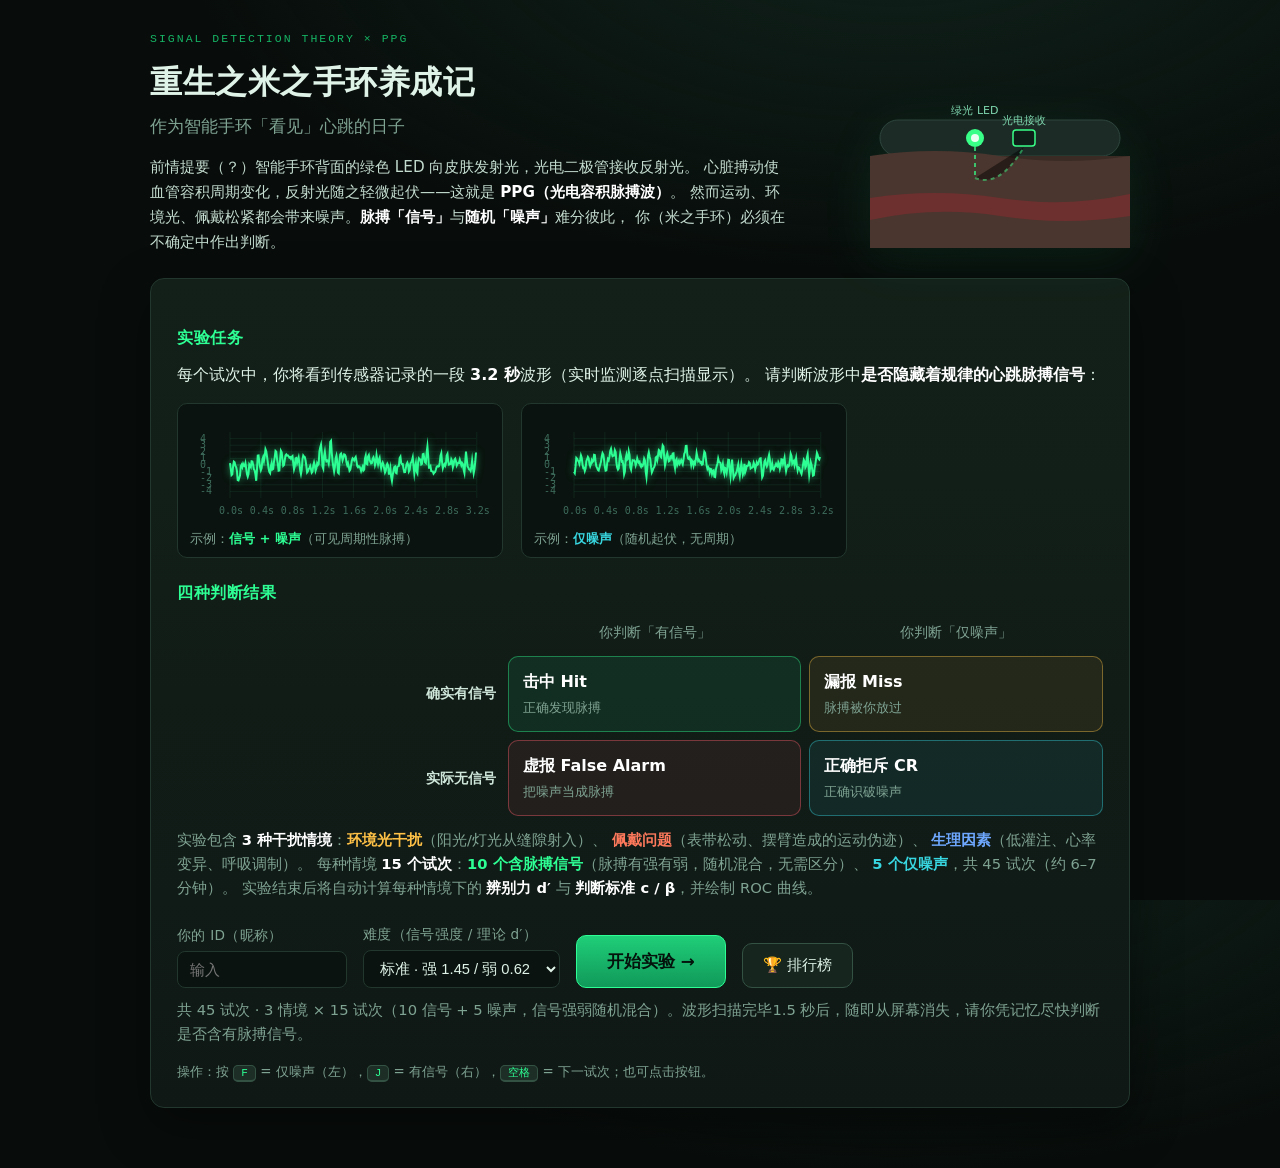
<file: rebrith as a watch/index.html>
<!DOCTYPE html>
<html lang="zh-CN">
<head>
<meta charset="UTF-8">
<meta name="viewport" content="width=device-width, initial-scale=1.0">
<title>信号检测论交互实验 · 智能手环 PPG 心率监测</title>
<link rel="stylesheet" href="styles.css">
</head>
<body>

<div class="app">

  <!-- ============ 欢迎 / 说明页 ============ -->
  <section id="screen-welcome" class="screen active">
    <header class="hero">
      <div class="hero-text">
        <div class="kicker">SIGNAL DETECTION THEORY × PPG</div>
        <h1>重生之米之手环养成记</h1>
        <h2>作为智能手环「看见」心跳的日子</h2>
        <p class="lead">
          前情提要（？）智能手环背面的绿色 LED 向皮肤发射光，光电二极管接收反射光。
          心脏搏动使血管容积周期变化，反射光随之轻微起伏——这就是
          <b>PPG（光电容积脉搏波）</b>。
          然而运动、环境光、佩戴松紧都会带来噪声。<b>脉搏「信号」</b>与<b>随机「噪声」</b>难分彼此，
          你（米之手环）必须在不确定中作出判断。
        </p>
      </div>
      <div class="hero-figure" aria-hidden="true">
        <svg viewBox="0 0 260 220" class="ppg-svg">
          <!-- 表带 -->
          <rect x="10" y="92" width="240" height="36" rx="18" fill="#1c2b26" stroke="#2e463d"/>
          <!-- 皮肤 -->
          <rect x="0" y="128" width="260" height="92" fill="#3a2b25"/>
          <path d="M0 128 Q65 118 130 128 T260 128 V220 H0 Z" fill="#4a362e"/>
          <!-- 血管（舒张/收缩示意） -->
          <path id="artery" d="M0 170 Q65 160 130 170 T260 166 V188 Q195 198 130 188 T0 192 Z" fill="#6e2f2f"/>
          <!-- LED -->
          <circle class="led" cx="105" cy="110" r="9" fill="#39ff88"/>
          <circle class="led" cx="105" cy="110" r="4" fill="#eafff2"/>
          <!-- 光电二极管 -->
          <rect x="143" y="102" width="22" height="16" rx="3" fill="#0d1f18" stroke="#39ff88" stroke-width="1.5"/>
          <!-- 光路 -->
          <path class="lightbeam" d="M105 119 L105 150" stroke="#39ff88" stroke-width="2" stroke-dasharray="4 4" opacity="0.7"/>
          <path class="lightbeam" d="M105 150 Q130 160 154 119" stroke="#39ff88" stroke-width="2" stroke-dasharray="4 4" opacity="0.45"/>
          <text x="105" y="86" text-anchor="middle" fill="#7fd8b0" font-size="11">绿光 LED</text>
          <text x="154" y="96" text-anchor="middle" fill="#7fd8b0" font-size="11">光电接收</text>
        </svg>
      </div>
    </header>

    <div class="card">
      <h3>实验任务</h3>
      <p>
        每个试次中，你将看到传感器记录的一段 <b>3.2 秒</b>波形（实时监测逐点扫描显示）。
        请判断波形中<b>是否隐藏着规律的心跳脉搏信号</b>：
      </p>
      <div class="examples">
        <figure>
          <canvas id="demo-signal" width="300" height="110"></canvas>
          <figcaption>示例：<b style="color:var(--green)">信号 + 噪声</b>（可见周期性脉搏）</figcaption>
        </figure>
        <figure>
          <canvas id="demo-noise" width="300" height="110"></canvas>
          <figcaption>示例：<b style="color:var(--teal)">仅噪声</b>（随机起伏，无周期）</figcaption>
        </figure>
      </div>

      <h3>四种判断结果</h3>
      <div class="matrix2x2">
        <div class="m-head"></div>
        <div class="m-head">你判断「有信号」</div>
        <div class="m-head">你判断「仅噪声」</div>
        <div class="m-head m-rowhead">确实有信号</div>
        <div class="m-cell hit"><b>击中 Hit</b><span>正确发现脉搏</span></div>
        <div class="m-cell miss"><b>漏报 Miss</b><span>脉搏被你放过</span></div>
        <div class="m-head m-rowhead">实际无信号</div>
        <div class="m-cell fa"><b>虚报 False Alarm</b><span>把噪声当成脉搏</span></div>
        <div class="m-cell cr"><b>正确拒斥 CR</b><span>正确识破噪声</span></div>
      </div>
      <p class="note">
        实验包含 <b>3 种干扰情境</b>：<b style="color:#ffc247">环境光干扰</b>（阳光/灯光从缝隙射入）、
        <b style="color:#ff7a5c">佩戴问题</b>（表带松动、摆臂造成的运动伪迹）、
        <b style="color:#6ea8ff">生理因素</b>（低灌注、心率变异、呼吸调制）。
        每种情境 <b>15 个试次</b>：<b style="color:#2dff94">10 个含脉搏信号</b>（脉搏有强有弱，随机混合，无需区分）、
        <b style="color:#38d6e0">5 个仅噪声</b>，共 45 试次（约 6–7 分钟）。
        实验结束后将自动计算每种情境下的 <b>辨别力 d′</b> 与 <b>判断标准 c / β</b>，并绘制 ROC 曲线。
      </p>

      <div class="config-row">
        <label class="cfg">
          <span class="cfg-label">你的 ID（昵称）</span>
          <input id="inp-id" type="text" maxlength="12" placeholder="输入" autocomplete="off">
        </label>
        <label class="cfg">
          <span class="cfg-label">难度（信号强度 / 理论 d′）</span>
          <select id="sel-diff">
            <option value="easy">简单 · 强 1.80 / 弱 0.95</option>
            <option value="normal" selected>标准 · 强 1.45 / 弱 0.62</option>
            <option value="hard">困难 · 强 1.10 / 弱 0.45</option>
            <option value="extreme">极难 · 强 0.85 / 弱 0.32</option>
          </select>
        </label>
        <button id="btn-start" class="btn btn-primary btn-lg">开始实验 →</button>
        <button id="btn-board" class="btn">🏆 排行榜</button>
      </div>
      <p class="note" style="margin-top:10px">共 45 试次 · 3 情境 × 15 试次（10 信号 + 5 噪声，信号强弱随机混合）。波形扫描完毕1.5 秒后，随即从屏幕消失，请你凭记忆尽快判断是否含有脉搏信号。</p>
      <p class="kbd-hint">操作：按 <kbd>F</kbd> = 仅噪声（左），<kbd>J</kbd> = 有信号（右），<kbd>空格</kbd> = 下一试次；也可点击按钮。</p>
    </div>
  </section>

  <!-- ============ 组间介绍页 ============ -->
  <section id="screen-blockintro" class="screen">
    <div class="card narrow center">
      <div id="bi-badge" class="block-badge"></div>
      <h2 id="bi-title"></h2>
      <p id="bi-scene" class="scene"></p>
      <div id="bi-tip" class="condition-tip"></div>
      <div class="legend-mini">
        <span><i class="dot hit"></i>击中</span>
        <span><i class="dot miss"></i>漏报</span>
        <span><i class="dot fa"></i>虚报</span>
        <span><i class="dot cr"></i>正确拒斥</span>
      </div>
      <button id="btn-begin-block" class="btn btn-primary btn-lg">进入本组 →</button>
    </div>
  </section>

  <!-- ============ 试次页 ============ -->
  <section id="screen-trial" class="screen">
    <div class="trial-topbar">
      <div class="tb-left">
        <span id="t-badge" class="block-badge small"></span>
        <span id="t-blockname" class="block-name"></span>
      </div>
      <div class="tb-right">
        <span class="led-indicator" id="scan-indicator"><i></i>采样中</span>
        <span id="t-counter" class="counter">试次 1 / 16</span>
      </div>
    </div>
    <div class="progress-track"><div id="progress-fill" class="progress-fill"></div></div>

    <div class="monitor">
      <div class="monitor-label">
        <span>PPG 光学采样窗口 · 3.2 s</span>
        <span id="monitor-status" class="monitor-status">等待波形扫描…</span>
      </div>
      <canvas id="trace-canvas" width="920" height="300"></canvas>
    </div>

    <div class="response-row">
      <button id="btn-noise" class="btn btn-resp btn-noise" disabled>
        <span class="keycap">F</span>
        <span class="resp-main">仅噪声</span>
        <span class="resp-sub">没有规律脉搏</span>
      </button>
      <button id="btn-signal" class="btn btn-resp btn-signal" disabled>
        <span class="keycap">J</span>
        <span class="resp-main">有心跳信号</span>
        <span class="resp-sub">存在周期性脉搏</span>
      </button>
    </div>

    <div id="feedback" class="feedback hidden">
      <div class="fb-main">
        <span id="fb-chip" class="outcome-chip"></span>
        <span id="fb-truth"></span>
      </div>
      <button id="btn-next" class="btn btn-primary">下一试次 <span class="keycap light">空格</span></button>
    </div>
  </section>

  <!-- ============ 结果页 ============ -->
  <section id="screen-results" class="screen">
    <div class="card">
      <h2 class="results-title">实验结果 · 信号检测论分析</h2>
      <p class="note" id="results-overall"></p>

      <h3>① 各情境的 2×2 反应矩阵与指标</h3>
      <div class="table-wrap">
        <table id="results-table">
          <thead>
            <tr>
              <th>干扰情境</th>
              <th>击中</th><th>漏报</th><th>虚报</th><th>正确拒斥</th>
              <th>命中率 P(H)</th><th>虚报率 P(FA)</th>
              <th>d′</th><th>c</th><th>β</th>
            </tr>
          </thead>
          <tbody></tbody>
        </table>
      </div>
      <p class="formula">
        d′ = Z[P(H)] − Z[P(FA)]（辨别力，越大越敏感）　|　c = −½(Z[P(H)] + Z[P(FA)])（判断标准，负值宽松、正值严格）　|　β = φ(Z(H)) / φ(Z(FA))（似然比标准）
      </p>

      <div class="charts">
        <div class="chart-box">
          <h3>② ROC 曲线（受试者工作特征）</h3>
          <canvas id="roc-canvas" width="460" height="400"></canvas>
          <p class="chart-cap" id="roc-cap"></p>
        </div>
        <div class="chart-box">
          <h3>③ d′ 与判断标准 c 对比</h3>
          <canvas id="bar-canvas" width="460" height="400"></canvas>
          <p class="chart-cap" id="bar-cap"></p>
        </div>
      </div>

      <div class="interpret" id="interpret"></div>

      <div class="results-actions">
        <button id="btn-submit" class="btn btn-primary">🏆 提交成绩到排行榜</button>
        <button id="btn-csv" class="btn">导出试次数据 (CSV)</button>
        <button id="btn-board-2" class="btn">查看排行榜</button>
        <button id="btn-restart" class="btn">重做实验 ↻</button>
      </div>
    </div>
  </section>

  <!-- ============ 排行榜页 ============ -->
  <section id="screen-board" class="screen">
    <div class="card">
      <h2 class="results-title">🏆 信号检测力排行榜</h2>
      <p class="note">按三情境<b>平均辨别力 d′</b> 降序排名（d′ 不受判断标准松严影响，只反映真实辨别能力）；并列时比较正确率。成绩保存在本浏览器本地。</p>
      <div class="table-wrap">
        <table id="board-table">
          <thead>
            <tr>
              <th>排名</th><th>ID</th><th>难度</th><th>平均 d′</th><th>正确率</th>
              <th>击中率</th><th>虚报率</th><th>提交时间</th>
            </tr>
          </thead>
          <tbody></tbody>
        </table>
      </div>
      <p id="board-empty" class="note" style="display:none;text-align:center;padding:24px 0">还没有任何成绩，去完成一次实验成为榜首吧！</p>
      <div class="results-actions">
        <button id="btn-board-back" class="btn btn-primary">返回</button>
      </div>
    </div>
  </section>

</div>

<script src="app.js"></script>
</body>
</html>
</file>
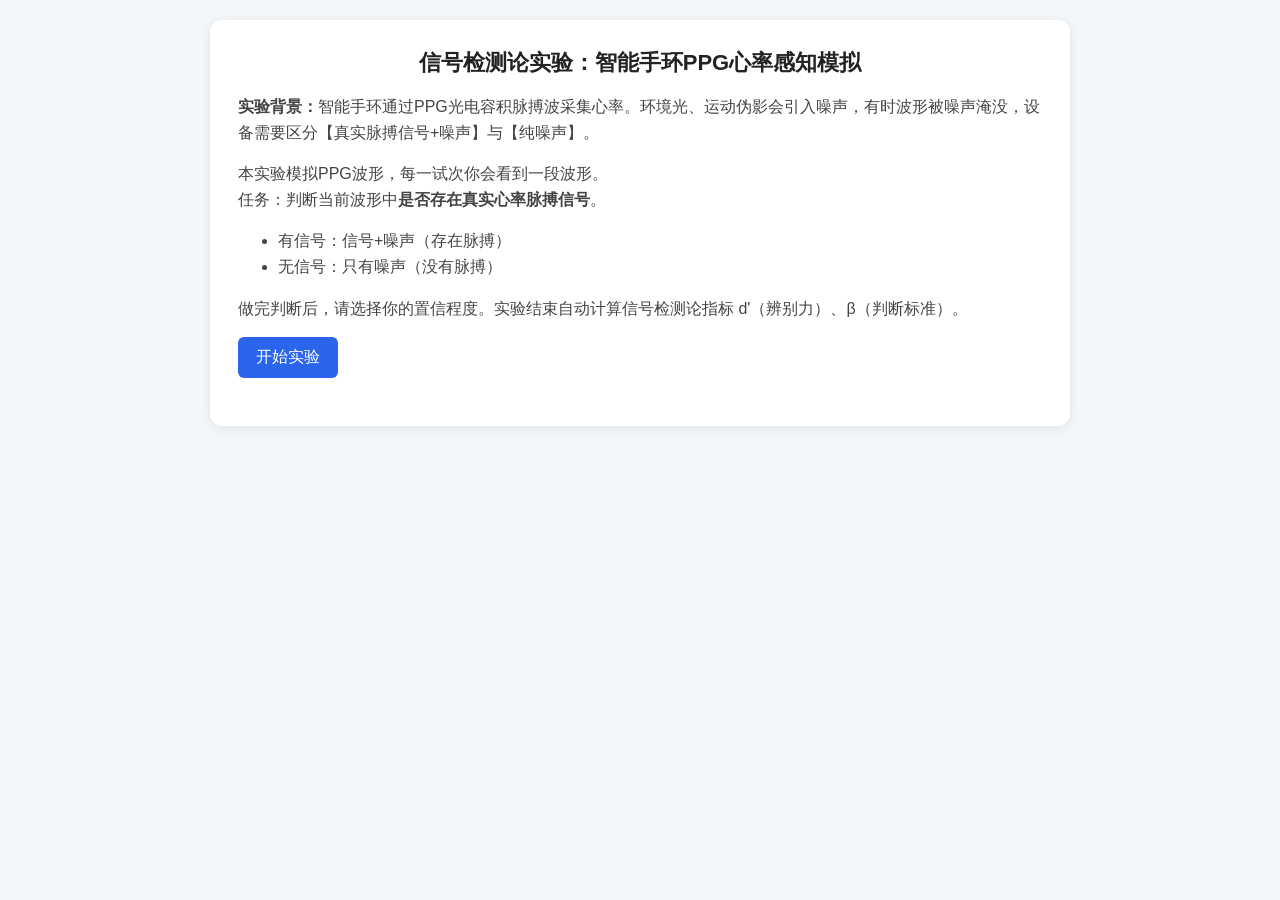
<file: rebrith as a watch/Untitled-1.html>
<!DOCTYPE html>
<html lang="zh-CN">
<head>
<meta charset="UTF-8">
<meta name="viewport" content="width=device-width, initial-scale=1.0">
<title>信号检测论｜PPG心率检测模拟实验</title>
<style>
*{box-sizing:border-box;font-family:"Microsoft Yahei",sans-serif;}
body{max-width:900px;margin:20px auto;padding:0 20px;background:#f4f7fa;color:#222;}
.container{background:#fff;padding:28px;border-radius:12px;box-shadow:0 2px 12px #00000015;}
h1{text-align:center;font-size:22px;margin-top:0;}
.desc{color:#444;line-height:1.6;margin-bottom:20px;}
canvas{width:100%;height:260px;border:1px solid #ccc;background:#0b1020;border-radius:8px;}
.ctrl{margin-top:18px;display:flex;gap:12px;flex-wrap:wrap;align-items:center;}
button{padding:10px 18px;font-size:16px;border:none;border-radius:6px;cursor:pointer;background:#2b65ec;color:white;}
button:disabled{background:#a0b8f0;cursor:not-allowed;}
.btn-no{background:#e24343;}
.confidence{margin:16px 0;}
.stats{margin-top:20px;padding:16px;background:#f7f9fc;border-radius:8px;font-family:monospace;}
.trial-info{font-weight:bold;margin:8px 0;color:#2b65ec;}
.feedback{padding:10px;border-radius:6px;margin:10px 0;}
.correct{background:#e6f9ed;color:#08702e;}
.wrong{background:#ffe9e9;color:#a81c1c;}
.hidden{display:none;}
.slider-wrap{margin:10px 0;}
input[type="range"]{width:100%;}
.result-block{margin-top:20px;}
</style>
</head>
<body>
<div class="container">
<h1>信号检测论实验：智能手环PPG心率感知模拟</h1>

<div id="page-intro" class="desc">
<p><strong>实验背景：</strong>智能手环通过PPG光电容积脉搏波采集心率。环境光、运动伪影会引入噪声，有时波形被噪声淹没，设备需要区分【真实脉搏信号+噪声】与【纯噪声】。</p>
<p>本实验模拟PPG波形，每一试次你会看到一段波形。<br>
任务：判断当前波形中<strong>是否存在真实心率脉搏信号</strong>。</p>
<ul>
<li>有信号：信号+噪声（存在脉搏）</li>
<li>无信号：只有噪声（没有脉搏）</li>
</ul>
<p>做完判断后，请选择你的置信程度。实验结束自动计算信号检测论指标 d'（辨别力）、β（判断标准）。</p>
<button onclick="startExp()">开始实验</button>
</div>

<div id="page-exp" class="hidden">
<div class="trial-info">试次：<span id="trial-num">0</span> / <span id="total-trial">40</span></div>
<canvas id="ppgCanvas"></canvas>

<div class="confidence">
<label>你的判断置信度（1完全不确定 ~ 5非常确定）</label>
<div class="slider-wrap">
<input type="range" min="1" max="5" value="3" id="confSlider">
<span>当前：<span id="confVal">3</span></span>
</div>
</div>

<div class="ctrl">
<button id="btnYes" onclick="response(true)">✅检测到脉搏信号</button>
<button id="btnNo" class="btn-no" onclick="response(false)">❌未检测到脉搏信号</button>
<button id="btnNext" disabled onclick="nextTrial()">下一试次</button>
</div>

<div id="feedbackBox" class="feedback hidden"></div>

<div class="stats">
<h4>实时统计</h4>
<div>击中H：<span id="hit">0</span> &nbsp;&nbsp;虚惊FA：<span id="fa">0</span></div>
<div>漏报M：<span id="miss">0</span> &nbsp;&nbsp;正确拒斥CR：<span id="cr">0</span></div>
</div>
</div>

<div id="page-result" class="hidden">
<h2>实验结束｜信号检测论结果报告</h2>
<div class="result-block">
<div>总试次：<span id="res-total"></span></div>
<div>击中率 P(H)：<span id="res-ph"></span></div>
<div>虚惊率 P(FA)：<span id="res-pfa"></span></div>
<div>辨别力 d'：<span id="res-dp"></span></div>
<div>判断标准 β：<span id="res-beta"></span></div>
<p class="desc">
d'越大代表你区分信号与噪声能力越强；β＞1说明判断标准偏保守（不容易报告有信号）；β＜1标准宽松；β≈1中等标准。
</p>
<button onclick="resetExp()">重新开始实验</button>
</div>

</div>

<script>
// 实验参数
const totalTrials = 40;
let currentTrial = 0;
let trials = [];
let currentIsSignal = false;
let trialResponded = false;

// SDT统计
let hit = 0;
let fa = 0;
let miss = 0;
let cr = 0;

const canvas = document.getElementById('ppgCanvas');
const ctx = canvas.getContext('2d');
canvas.width = 840;
canvas.height = 260;

// 置信滑块
const confSlider = document.getElementById('confSlider');
const confValSpan = document.getElementById('confVal');
confSlider.oninput = function () {
    confValSpan.innerText = confSlider.value;
};

// 生成试次序列：50%信号 50%噪声
function generateTrials() {
    trials = [];
    for (let i = 0; i < totalTrials; i++) {
        trials.push({ isSignal: i < totalTrials / 2 });
    }
    for (let i = trials.length - 1; i > 0; i--) {
        const j = Math.floor(Math.random() * (i + 1));
        [trials[i], trials[j]] = [trials[j], trials[i]];
    }
}

// 生成PPG波形数据：脉搏正弦信号 + 高斯噪声
function generatePPG(isSignal) {
    const nPoints = 420;
    const data = [];
    const heartFreq = 1.2;
    const noiseAmp = 0.38;
    const sigAmp = isSignal ? 0.55 : 0;

    for (let t = 0; t < nPoints; t++) {
        const phase = 2 * Math.PI * heartFreq * (t / nPoints * 8);
        const signal = sigAmp * Math.sin(phase);
        const noise = (Math.random() * 2 - 1) * noiseAmp;
        data.push(signal + noise);
    }
    return data;
}

// 绘制PPG波形
function drawPPG(data) {
    ctx.fillStyle = '#0b1020';
    ctx.fillRect(0, 0, canvas.width, canvas.height);
    ctx.strokeStyle = '#2ee988';
    ctx.lineWidth = 2;
    ctx.beginPath();
    const yMid = canvas.height / 2;
    const xStep = canvas.width / data.length;
    for (let i = 0; i < data.length; i++) {
        const x = i * xStep;
        const y = yMid - data[i] * 90;
        if (i === 0) {
            ctx.moveTo(x, y);
        } else {
            ctx.lineTo(x, y);
        }
    }
    ctx.stroke();
}

function updateStatUI() {
    document.getElementById('hit').innerText = hit;
    document.getElementById('fa').innerText = fa;
    document.getElementById('miss').innerText = miss;
    document.getElementById('cr').innerText = cr;
}

function startExp() {
    document.getElementById('page-intro').classList.add('hidden');
    document.getElementById('page-exp').classList.remove('hidden');
    generateTrials();
    currentTrial = 0;
    hit = 0;
    fa = 0;
    miss = 0;
    cr = 0;
    updateStatUI();
    loadTrial();
}

function loadTrial() {
    trialResponded = false;
    document.getElementById('btnYes').disabled = false;
    document.getElementById('btnNo').disabled = false;
    document.getElementById('btnNext').disabled = true;
    document.getElementById('feedbackBox').classList.add('hidden');
    confSlider.value = 3;
    confValSpan.innerText = '3';

    const trial = trials[currentTrial];
    currentIsSignal = trial.isSignal;
    const wave = generatePPG(currentIsSignal);
    drawPPG(wave);

    document.getElementById('trial-num').innerText = currentTrial + 1;
    document.getElementById('total-trial').innerText = totalTrials;
}

function response(subjectSaySignal) {
    if (trialResponded) return;
    trialResponded = true;
    document.getElementById('btnYes').disabled = true;
    document.getElementById('btnNo').disabled = true;
    document.getElementById('btnNext').disabled = false;

    const fbBox = document.getElementById('feedbackBox');
    fbBox.classList.remove('hidden');
    let isCorrect;

    if (currentIsSignal && subjectSaySignal) {
        hit++;
        isCorrect = true;
        fbBox.innerText = '反馈：这一试次【真实存在脉搏信号】→你的判断正确（击中 Hit）';
    } else if (!currentIsSignal && subjectSaySignal) {
        fa++;
        isCorrect = false;
        fbBox.innerText = '反馈：这一试次【只有噪声，无脉搏】→你的判断错误（虚惊 False Alarm）';
    } else if (currentIsSignal && !subjectSaySignal) {
        miss++;
        isCorrect = false;
        fbBox.innerText = '反馈：这一试次【真实存在脉搏信号】→你的判断错误（漏报 Miss）';
    } else {
        cr++;
        isCorrect = true;
        fbBox.innerText = '反馈：这一试次【只有噪声，无脉搏】→你的判断正确（正确拒斥 Correct Rejection）';
    }

    fbBox.className = 'feedback ' + (isCorrect ? 'correct' : 'wrong');
    updateStatUI();
}

function nextTrial() {
    currentTrial++;
    if (currentTrial >= totalTrials) {
        showResult();
    } else {
        loadTrial();
    }
}

function normInv(p) {
    if (p <= 0.0001) p = 0.0001;
    if (p >= 0.9999) p = 0.9999;

    const a = [-39.6968302866538, 220.946098424521, -275.928510446969, 138.357751867269, -30.6647980661472, 2.50662827745924];
    const b = [-54.4760987982241, 161.585836858041, -155.698979860813, 66.8013118877197, -13.2806815528857];
    const c = [-0.00778489400243029, -0.322396458041136, -2.40075827786142, -2.54973253934373, 4.37466414146497, 2.97880457330512];
    const d = [0.00778469570904148, 0.322420882311791, 2.445134137143, 3.75440866190742];

    let q = p - 0.5;
    let z;

    if (Math.abs(q) < 0.42) {
        const r = q * q;
        z = q * (((((a[0] * r + a[1]) * r + a[2]) * r + a[3]) * r + a[4]) * r + a[5]) /
                (((((b[0] * r + b[1]) * r + b[2]) * r + b[3]) * r + b[4]) * r + 1);
    } else {
        const r = (q > 0) ? (1 - p) : p;
        z = c[0] * r + c[1];
        z = (z * r + c[2]) * r + c[3];
        z = (z * r + c[4]) * r + c[5];
        z /= (((z * r + d[0]) * r + d[1]) * r + d[2]) * r + d[3];
        if (q < 0) z = -z;
    }
    return z;
}

function phi(x) {
    return Math.exp(-0.5 * x * x) / Math.sqrt(2 * Math.PI);
}

function showResult() {
    document.getElementById('page-exp').classList.add('hidden');
    document.getElementById('page-result').classList.remove('hidden');

    const pH = hit / (hit + miss);
    const pFA = fa / (fa + cr);
    const zh = normInv(pH);
    const zfa = normInv(pFA);
    const dPrime = zh - zfa;
    const beta = phi(zh) / phi(zfa);

    document.getElementById('res-total').innerText = totalTrials;
    document.getElementById('res-ph').innerText = pH.toFixed(3);
    document.getElementById('res-pfa').innerText = pFA.toFixed(3);
    document.getElementById('res-dp').innerText = dPrime.toFixed(3);
    document.getElementById('res-beta').innerText = beta.toFixed(3);
}

function resetExp() {
    document.getElementById('page-result').classList.add('hidden');
    document.getElementById('page-intro').classList.remove('hidden');
}
</script>
</body>
</html>
</file>
<file: rebrith as a watch/styles.css>
/* ========== 基础与主题 ========== */
:root{
  --bg:#080d0b;
  --panel:#0f1815;
  --panel-2:#132019;
  --line:#22372e;
  --text:#dff3e8;
  --muted:#7fa393;
  --green:#2dff94;
  --green-dim:#16b364;
  --teal:#38d6e0;
  --amber:#ffc247;
  --red:#ff5c6c;
  --blue:#6ea8ff;
  --mono:"SFMono-Regular",Consolas,"Roboto Mono",monospace;
}
*{box-sizing:border-box;margin:0;padding:0}
html,body{height:100%}
body{
  background:
    radial-gradient(1200px 600px at 70% -10%, #10221b 0%, transparent 60%),
    var(--bg);
  color:var(--text);
  font-family:"Segoe UI","PingFang SC","Microsoft YaHei",system-ui,sans-serif;
  line-height:1.65;
  -webkit-font-smoothing:antialiased;
}
.app{max-width:1020px;margin:0 auto;padding:28px 20px 60px}

.screen{display:none;animation:fade .35s ease}
.screen.active{display:block}
@keyframes fade{from{opacity:0;transform:translateY(8px)}to{opacity:1;transform:none}}

h1{font-size:2rem;letter-spacing:.5px}
h2{font-size:1.35rem;font-weight:600}
h3{font-size:1.02rem;margin:22px 0 10px;color:var(--green);letter-spacing:.5px}
b{color:#fff}
a{color:var(--teal)}

kbd,.keycap{
  font-family:var(--mono);
  background:#1d2e26;border:1px solid #345244;border-bottom-width:2px;
  border-radius:5px;padding:1px 7px;font-size:.82em;color:var(--green);
}
.keycap.light{background:transparent;border-color:rgba(255,255,255,.35);color:#dff3e8}

/* ========== 卡片 ========== */
.card{
  background:linear-gradient(180deg,var(--panel-2),var(--panel));
  border:1px solid var(--line);border-radius:14px;
  padding:24px 26px;margin-top:22px;
  box-shadow:0 18px 50px rgba(0,0,0,.45);
}
.card.narrow{max-width:620px;margin:22px auto 0}
.card.center{text-align:center}
.note{color:var(--muted);font-size:.92rem;margin-top:12px}
.scene{font-size:1.05rem;margin:14px 0 6px}

/* ========== 欢迎页 ========== */
.hero{display:flex;gap:26px;align-items:center;flex-wrap:wrap}
.hero-text{flex:1;min-width:300px}
.kicker{
  font-family:var(--mono);font-size:.72rem;letter-spacing:2px;
  color:var(--green-dim);margin-bottom:8px;
}
.hero h1{margin-bottom:4px}
.hero h2{font-size:1.05rem;color:var(--muted);font-weight:500;margin-bottom:14px}
.lead{font-size:.95rem;color:#c4dcd0;max-width:640px}
.hero-figure{flex:0 0 auto}
.ppg-svg{width:260px;height:auto;filter:drop-shadow(0 10px 24px rgba(45,255,148,.08))}
.led{animation:ledPulse 1.1s ease-in-out infinite}
@keyframes ledPulse{0%,100%{opacity:1}50%{opacity:.45}}
.lightbeam{animation:beam 1.1s ease-in-out infinite}
@keyframes beam{0%,100%{opacity:.55}50%{opacity:.15}}
#artery{animation:artery 1s ease-in-out infinite;transform-origin:center}
@keyframes artery{0%,100%{transform:scaleY(1)}50%{transform:scaleY(1.12)}}

.examples{display:flex;gap:18px;flex-wrap:wrap;margin:14px 0 6px}
.examples figure{
  background:#0a130f;border:1px solid var(--line);border-radius:10px;padding:10px 12px 8px;
}
.examples canvas{display:block;width:300px;max-width:100%;height:auto}
.examples figcaption{font-size:.82rem;color:var(--muted);margin-top:4px}

.matrix2x2{
  display:grid;grid-template-columns:1.1fr 1fr 1fr;gap:8px;margin-top:10px;
}
.m-head{font-size:.85rem;color:var(--muted);display:flex;align-items:center;justify-content:center;text-align:center;padding:4px}
.m-rowhead{justify-content:flex-end;font-weight:600;color:#cfe6da}
.m-cell{
  border-radius:10px;padding:12px 14px;border:1px solid;display:flex;flex-direction:column;gap:2px;
}
.m-cell b{font-size:1rem}
.m-cell span{font-size:.82rem;color:var(--muted)}
.m-cell.hit{background:rgba(45,255,148,.08);border-color:rgba(45,255,148,.4)}
.m-cell.miss{background:rgba(255,194,71,.08);border-color:rgba(255,194,71,.4)}
.m-cell.fa{background:rgba(255,92,108,.08);border-color:rgba(255,92,108,.4)}
.m-cell.cr{background:rgba(56,214,224,.08);border-color:rgba(56,214,224,.4)}

.start-row{display:flex;align-items:center;gap:18px;flex-wrap:wrap;margin-top:22px}
.config-row{display:flex;align-items:flex-end;gap:16px;flex-wrap:wrap;margin-top:22px}
.cfg{display:flex;flex-direction:column;gap:5px;font-size:.85rem;color:var(--muted)}
.cfg-label{letter-spacing:.3px}
.cfg select,.tpb-select select{
  background:#0a130f;color:var(--text);border:1px solid var(--line);border-radius:8px;
  padding:9px 12px;font-size:.92rem;min-width:170px;
}
.cfg input[type=text]{
  background:#0a130f;color:var(--text);border:1px solid var(--line);border-radius:8px;
  padding:9px 12px;font-size:.92rem;width:170px;font-family:inherit;
}
.cfg input[type=text]:focus{outline:none;border-color:var(--green-dim);box-shadow:0 0 0 2px rgba(45,255,148,.15)}
.tpb-select select{min-width:auto}
.kbd-hint{margin-top:14px;font-size:.84rem;color:var(--muted)}

/* ========== 按钮 ========== */
.btn{
  appearance:none;cursor:pointer;font-family:inherit;font-size:.95rem;
  background:#16261f;color:var(--text);border:1px solid #345244;border-radius:10px;
  padding:11px 20px;transition:all .15s;display:inline-flex;align-items:center;gap:9px;
}
.btn:hover:not(:disabled){border-color:var(--green);color:var(--green)}
.btn:disabled{opacity:.35;cursor:not-allowed}
.btn-primary{
  background:linear-gradient(180deg,#1fce78,#11995a);border-color:#2dff94;color:#04130c;font-weight:700;
}
.btn-primary:hover:not(:disabled){color:#04130c;filter:brightness(1.1)}

/* 排行榜 */
.rank-cell{font-weight:700;font-family:var(--mono)}
.rank-1{color:#ffd54a}.rank-2{color:#cfe0ea}.rank-3{color:#e0995e}
tr.rank-top td{background:rgba(45,255,148,.04)}
.board-mine{outline:2px solid rgba(45,255,148,.5);outline-offset:-2px}
.btn-lg{padding:14px 30px;font-size:1.05rem}

/* ========== 组间介绍 ========== */
.block-badge{
  display:inline-block;font-family:var(--mono);font-size:.78rem;letter-spacing:1.5px;
  border:1px solid var(--green-dim);color:var(--green);border-radius:999px;
  padding:4px 14px;margin-bottom:14px;
}
.block-badge.small{padding:2px 10px;font-size:.72rem;margin:0}
.condition-tip{
  margin:16px auto 6px;max-width:520px;border-radius:10px;padding:12px 16px;font-size:.92rem;
  background:rgba(45,255,148,.07);border:1px dashed rgba(45,255,148,.4);color:#c9ead9;
}
.condition-tip.liberal{background:rgba(255,194,71,.08);border-color:rgba(255,194,71,.45);color:#f3e3c2}
.condition-tip.strict{background:rgba(110,168,255,.08);border-color:rgba(110,168,255,.45);color:#d3e1ff}
.legend-mini{display:flex;gap:18px;justify-content:center;margin:18px 0 22px;flex-wrap:wrap;font-size:.82rem;color:var(--muted)}
.dot{display:inline-block;width:10px;height:10px;border-radius:50%;margin-right:5px;vertical-align:-1px}
.dot.hit{background:var(--green)}.dot.miss{background:var(--amber)}
.dot.fa{background:var(--red)}.dot.cr{background:var(--teal)}

/* ========== 试次页 ========== */
.trial-topbar{display:flex;justify-content:space-between;align-items:center;flex-wrap:wrap;gap:8px}
.tb-left{display:flex;align-items:center;gap:12px}
.block-name{font-size:.92rem;color:var(--muted)}
.tb-right{display:flex;align-items:center;gap:16px}
.counter{font-family:var(--mono);font-size:.88rem;color:var(--muted)}
.led-indicator{
  font-family:var(--mono);font-size:.76rem;color:var(--amber);display:inline-flex;align-items:center;gap:6px;
}
.led-indicator i{width:8px;height:8px;border-radius:50%;background:var(--amber);box-shadow:0 0 8px var(--amber);animation:blink 1s infinite}
.led-indicator.ready{color:var(--green)}
.led-indicator.ready i{background:var(--green);box-shadow:0 0 8px var(--green);animation:none}
.led-indicator.done{color:var(--muted)}
.led-indicator.done i{background:var(--muted);box-shadow:none;animation:none}
@keyframes blink{50%{opacity:.25}}

.progress-track{height:4px;background:#16261f;border-radius:3px;margin:12px 0 18px;overflow:hidden}
.progress-fill{height:100%;width:0;background:linear-gradient(90deg,var(--green-dim),var(--green));transition:width .25s}

.monitor{
  background:#060b09;border:1px solid var(--line);border-radius:14px;padding:12px 14px 8px;
  box-shadow:inset 0 0 60px rgba(45,255,148,.04);
}
.monitor-label{
  display:flex;justify-content:space-between;font-family:var(--mono);
  font-size:.74rem;letter-spacing:1px;color:var(--muted);padding:2px 6px 8px;
}
.monitor-status{color:var(--amber)}
.monitor-status.ready{color:var(--green)}
#trace-canvas{display:block;width:100%;height:auto}

.response-row{display:grid;grid-template-columns:1fr 1fr;gap:16px;margin-top:18px}
.btn-resp{flex-direction:column;gap:3px;padding:18px 16px;border-radius:14px}
.btn-noresp{}
.resp-main{font-size:1.15rem;font-weight:700}
.resp-sub{font-size:.8rem;color:var(--muted)}
.btn-resp .keycap{align-self:flex-start;margin-bottom:4px}
.btn-noise{border-color:#335a63}
.btn-noise:hover:not(:disabled){border-color:var(--teal);color:var(--teal)}
.btn-signal{border-color:#2c6b49}
.btn-signal:hover:not(:disabled){border-color:var(--green);color:var(--green)}
.btn-resp.flash-no{border-color:var(--teal)!important;color:var(--teal)}
.btn-resp.flash-yes{border-color:var(--green)!important;color:var(--green)}

.feedback{
  display:flex;align-items:center;justify-content:space-between;gap:14px;flex-wrap:wrap;
  margin-top:16px;border:1px solid var(--line);border-radius:12px;padding:14px 18px;
  background:var(--panel);animation:fade .25s ease;
}
.feedback.hidden{display:none}
.fb-main{display:flex;align-items:center;gap:14px;flex-wrap:wrap}
#fb-truth{font-size:.95rem;color:var(--muted)}
.outcome-chip{
  font-weight:700;padding:5px 14px;border-radius:999px;font-size:.9rem;border:1px solid;
}
.chip-hit{color:var(--green);border-color:var(--green);background:rgba(45,255,148,.1)}
.chip-miss{color:var(--amber);border-color:var(--amber);background:rgba(255,194,71,.1)}
.chip-fa{color:var(--red);border-color:var(--red);background:rgba(255,92,108,.1)}
.chip-cr{color:var(--teal);border-color:var(--teal);background:rgba(56,214,224,.1)}

/* ========== 结果页 ========== */
.results-title{margin-bottom:4px}
.table-wrap{overflow-x:auto;border:1px solid var(--line);border-radius:10px}
table{border-collapse:collapse;width:100%;font-size:.86rem;min-width:760px}
th,td{padding:9px 10px;text-align:center;border-bottom:1px solid var(--line)}
th{background:#0c1713;color:var(--muted);font-weight:600;white-space:nowrap}
tbody tr:last-child td{border-bottom:none}
td:first-child{text-align:left;color:#cfe6da}
td .mono,.mono{font-family:var(--mono)}
.formula{font-family:var(--mono);font-size:.76rem;color:var(--muted);margin-top:10px;line-height:1.9}

.charts{display:grid;grid-template-columns:1fr 1fr;gap:18px;margin-top:6px}
.chart-box{background:#0a130f;border:1px solid var(--line);border-radius:12px;padding:12px 14px}
.chart-box h3{margin:2px 0 8px}
.chart-box canvas{display:block;width:100%;height:auto}
.chart-cap{font-size:.8rem;color:var(--muted);margin-top:8px}

.interpret{
  margin-top:20px;border-left:3px solid var(--green);background:rgba(45,255,148,.06);
  border-radius:0 10px 10px 0;padding:14px 18px;font-size:.92rem;
}
.interpret h4{color:var(--green);margin-bottom:6px;font-size:.95rem}
.interpret p{margin-bottom:8px;color:#cfe6da}
.interpret .ppg-tie{color:var(--amber)}

.results-actions{display:flex;gap:14px;margin-top:22px;flex-wrap:wrap}

/* ========== 响应式 ========== */
@media (max-width:760px){
  .app{padding:18px 12px 40px}
  .card{padding:18px 16px}
  .matrix2x2{grid-template-columns:1fr 1fr}
  .matrix2x2 .m-head:nth-child(2),.matrix2x2 .m-head:nth-child(3){font-size:.78rem}
  .m-rowhead{grid-column:1 / -1;justify-content:flex-start}
  .charts{grid-template-columns:1fr}
  .response-row{gap:10px}
  h1{font-size:1.55rem}
}
</file>
